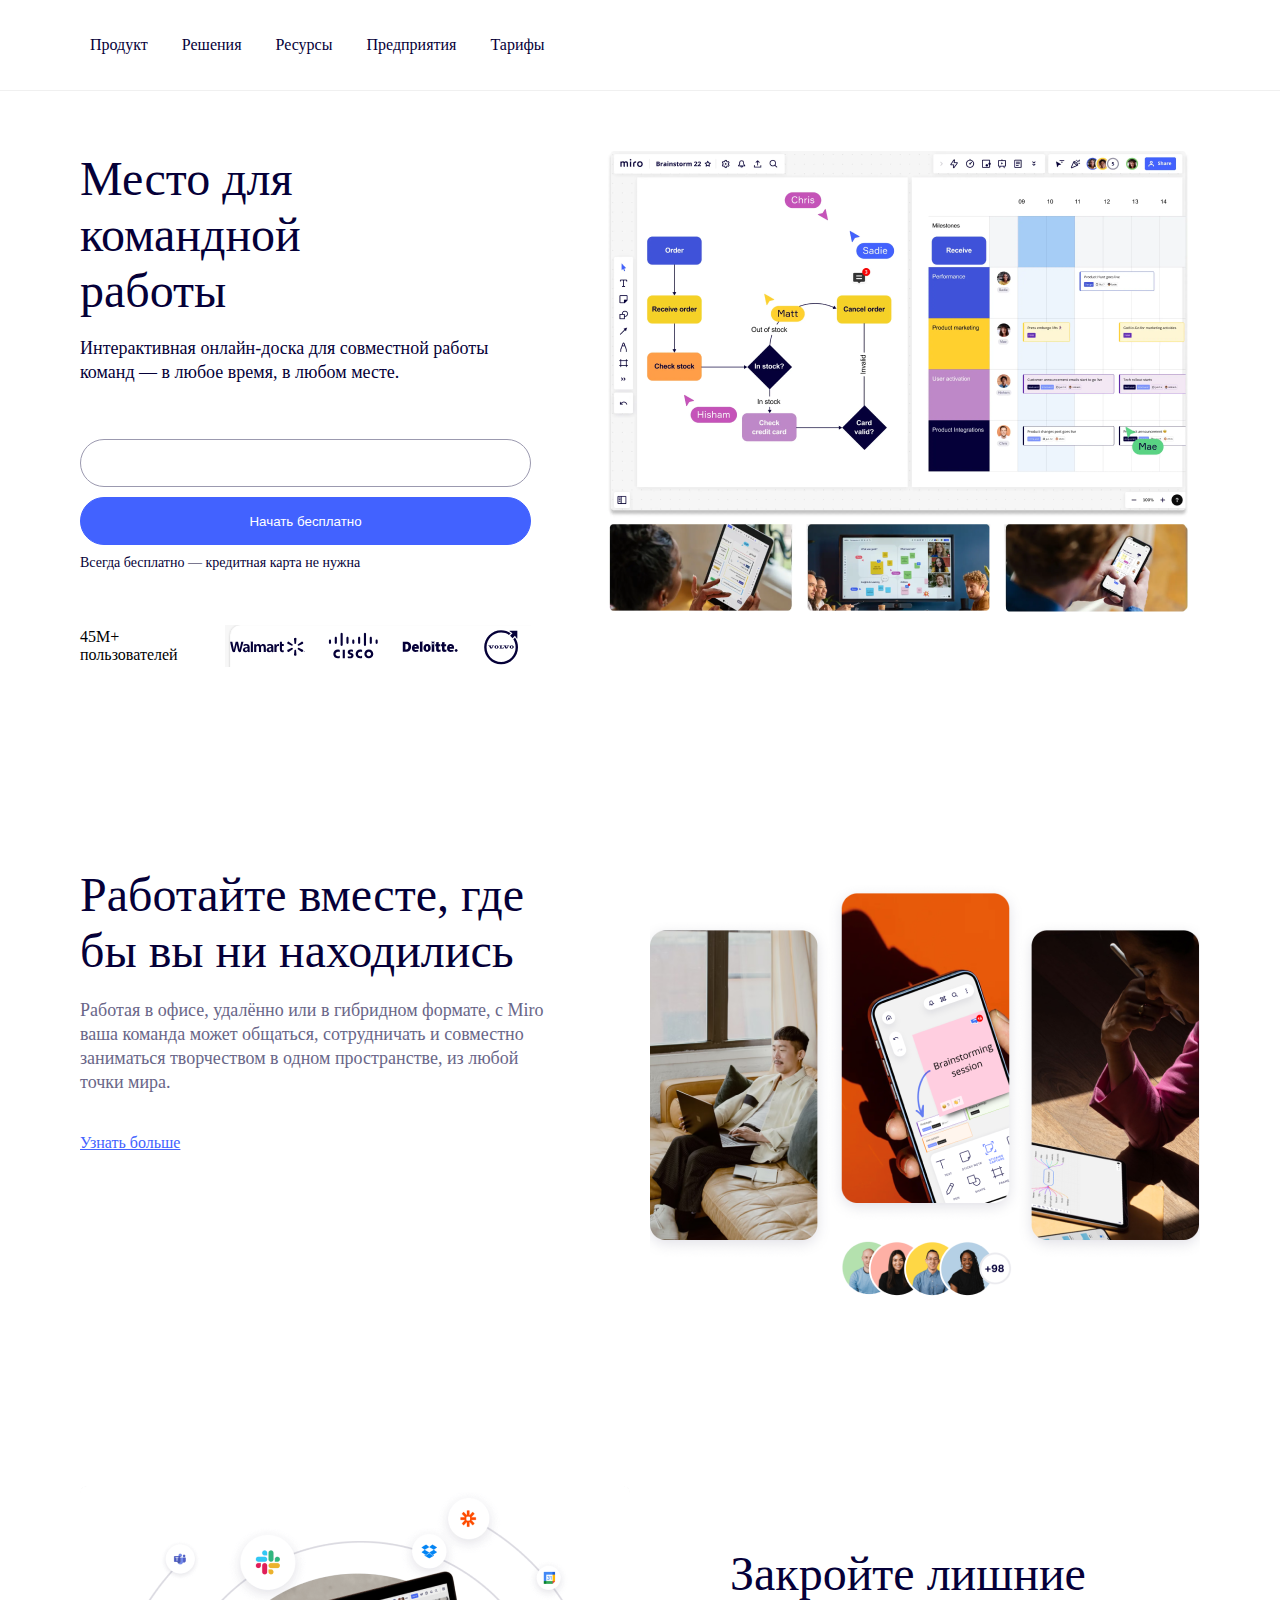
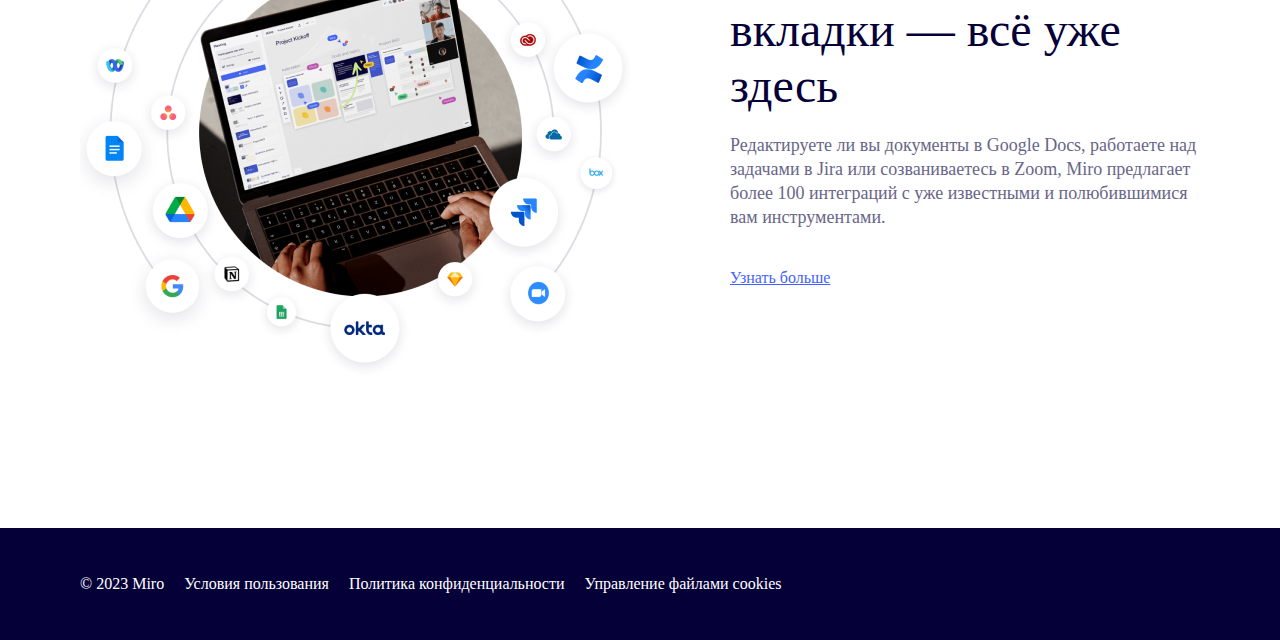
<file: Miro.html>
<!DOCTYPE html>
<html lang="en">
  <head>
    <meta charset="UTF-8" />
    <meta http-equiv="X-UA-Compatible" content="IE=edge" />
    <meta name="viewport" content="width=device-width, initial-scale=1.0" />
    <link rel="stylesheet" href="Miro.css" />
    <title>Miro</title>
  </head>
  <body>
    <header>
      <nav>
        <ul>
          <li><a href="#">Продукт</a></li>
          <li><a href="#">Решения</a></li>
          <li><a href="#">Ресурсы</a></li>
          <li><a href="#">Предприятия</a></li>
          <li><a href="#">Тарифы</a></li>
        </ul>
      </nav>
    </header>
    <main>
      <section id="hero">
        <div>
          <h1>
            Место для<br />
            командной<br />
            работы
          </h1>
          <p class="heroText">
            Интерактивная онлайн-доска для совместной работы команд — в любое
            время, в любом месте.
          </p>
          <form action="/register" method="get" class="heroForm">
            <input type="email" name="email" id="email" />
            <button id="heroButton" class="test test2">Начать бесплатно</button>
          </form>
          <p>Всегда бесплатно — кредитная карта не нужна</p>
          <div class="heroLogos">
            45M+ пользователей
            <img src="Screenshot_1.png" alt="Логотипы партнёров" />
          </div>
        </div>
        <div>
          <img src="hero.png" alt="работы Miro" id="heroImage"/>
        </div>
      </section>
      <section class="section">
        <div>
          <h2>Работайте вместе, где бы вы ни находились</h2>
          <p class="sectionText"> Работая в офисе, удалённо или в гибридном формате, с Miro ваша
            команда может общаться, сотрудничать и совместно заниматься
            творчеством в одном пространстве, из любой точки мира.</p>
          <a href="#" class="link">Узнать больше</a>
        </div>
        <div>
          <img src="1.png" alt="Работа в Miro с мобильных устройств" />
        </div>
      </section>
      <section class="section section-reverse">
        <div>
          <h2>Закройте лишние вкладки — всё уже здесь</h2>
          <p class="sectionText">
            Редактируете ли вы документы в Google Docs, работаете над задачами в
            Jira или созваниваетесь в Zoom, Miro предлагает более 100 интеграций
            с уже известными и полюбившимися вам инструментами.
          </p>
          <a href="#" class="link">Узнать больше</a>
        </div>
        <div>
          <img src="2.png" alt="Сервисы вокруг Miro"/>
        </div>
      </section>
    </main>
    <footer>
      <div>
        <a href="#">&#169; 2023 Miro</a>
        <a href="#">Условия пользования</a>
        <a href="#">Политика конфиденциальности</a>
        <a href="#">Управление файлами cookies</a>
      </div>
    </footer>
  </body>
</html>
</file>
<file: Miro.css>
* {
    box-sizing: border-box;
}
body {
    margin: 0;
}
h1 {
    margin: 0 0 17px 0;
}
h2 {
    margin: 60px 0 19px 0;
}
h1,h2 {
    font-weight: 400;
    font-size: 48px;
    line-height: 56px;
    color: #050038;
}
section {
    max-width: 1200px;
    margin: 0 auto;
    padding: 0 40px;
    margin-bottom: 140px;
}
p {
    font-size: 18px;
    font-weight: 400px;
    line-height: 24px;
}
header {
    border-bottom: 1px solid #F0F0F0;
	margin-bottom: 60px;
}
header a {
    font-weight: 400;
    font-size: 16px;
    line-height: 24px;
    color: #050038;
    text-decoration: none;
}
nav {
    padding: 33px 50px;
    margin-bottom: 60px;
	max-width: 1200px;
	margin: 0 auto;
}
nav ul {
	list-style: none;
	padding: 0;
	margin: 0;
	display: flex;
	gap: 34px;
}

footer {
	background: #050038;
	padding: 47px 40px;
	color: white;
}

footer > div {
	max-width: 1200px;
	margin: 0 auto;
	display: flex;
	padding: 0 40px;
	gap: 20px;
}

footer a {
	color: white;
	text-decoration: none;
}

.heroForm {
	display: flex;
	flex-direction: column;
	gap: 10px;
}

.heroForm+p {
	font-weight: 400;
	font-size: 14px;
	line-height: 20px;
	color: #050038;
	margin: 8px 0 52px 0;
}

.heroLogos {
	display: flex;
	align-items: center;
	gap: 20px;
}

.heroText {
	color: #050038;
	margin: 0 0 55px 0;
}

.sectionText {
	color: #696688;
	margin: 0 0 40px 0;
}

#hero {
	display: flex;
	gap: 65px;
}

#heroButton {
	background-color: #4262FF;
	color: #FFFFFF;
}

#heroButton:hover {
	transition: background-color 1s 1s, border-radius 2s 1s;
	background-color: #321ba8;
	border-radius: 50%;
}

#heroButton:active {
	background-color: #686868;
}

.heroForm input {
	border-radius: 32px;
	border: 1px solid #9B99AF;
	height: 48px;
	padding: 5px 10px;
}

.heroForm button {
	height: 48px;
	border: 1px solid #4262FF;
	border-radius: 32px;
	padding: 10px 20px;
}

.heroForm input:focus {
	background-color: aliceblue;
}

.link {
	color: #4262FF;
	text-decoration: underline;
}

.link:hover {
	color: #122db6;
}

.sectionList {
	list-style: none;
}

.sectionList li::marker {
	content: url('../images/check.svg');
}

.section {
	display: flex;
	gap: 100px;
}

.section-reverse {
	flex-direction: row-reverse;
}
</file>
